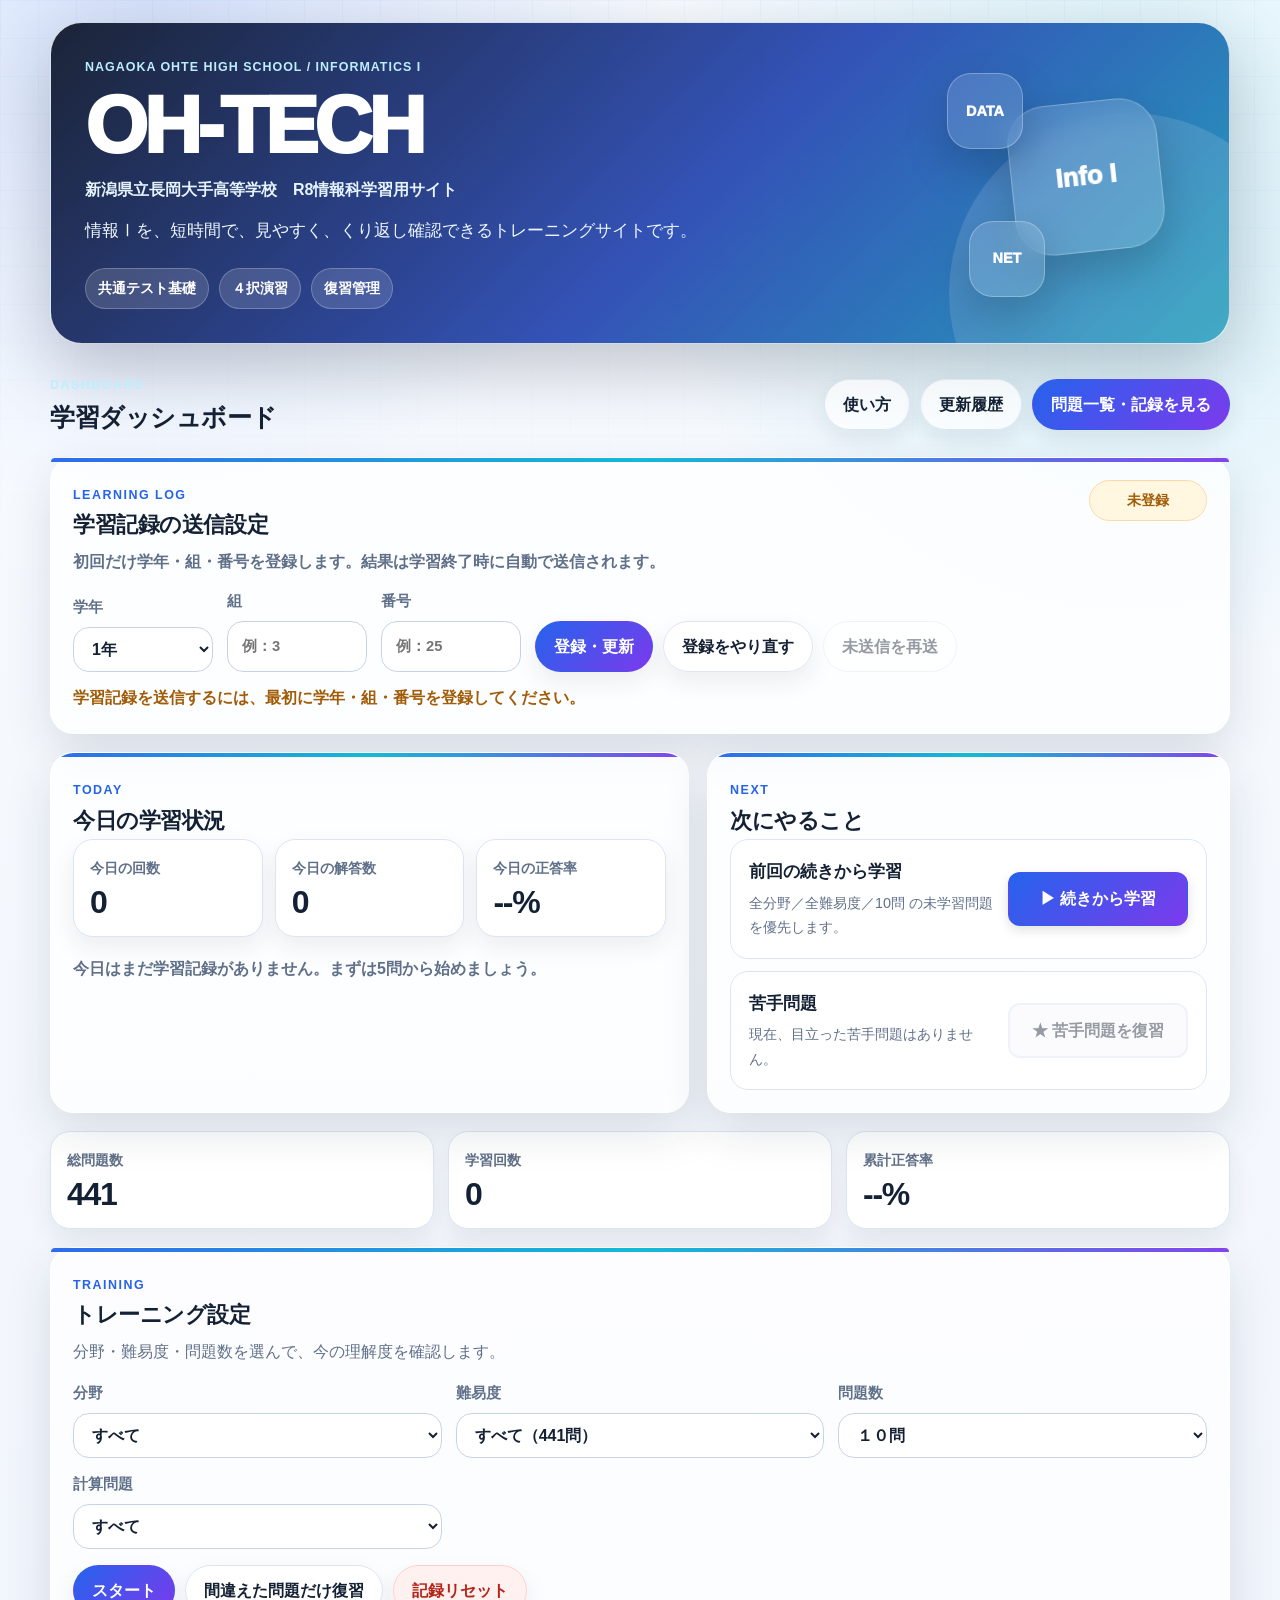
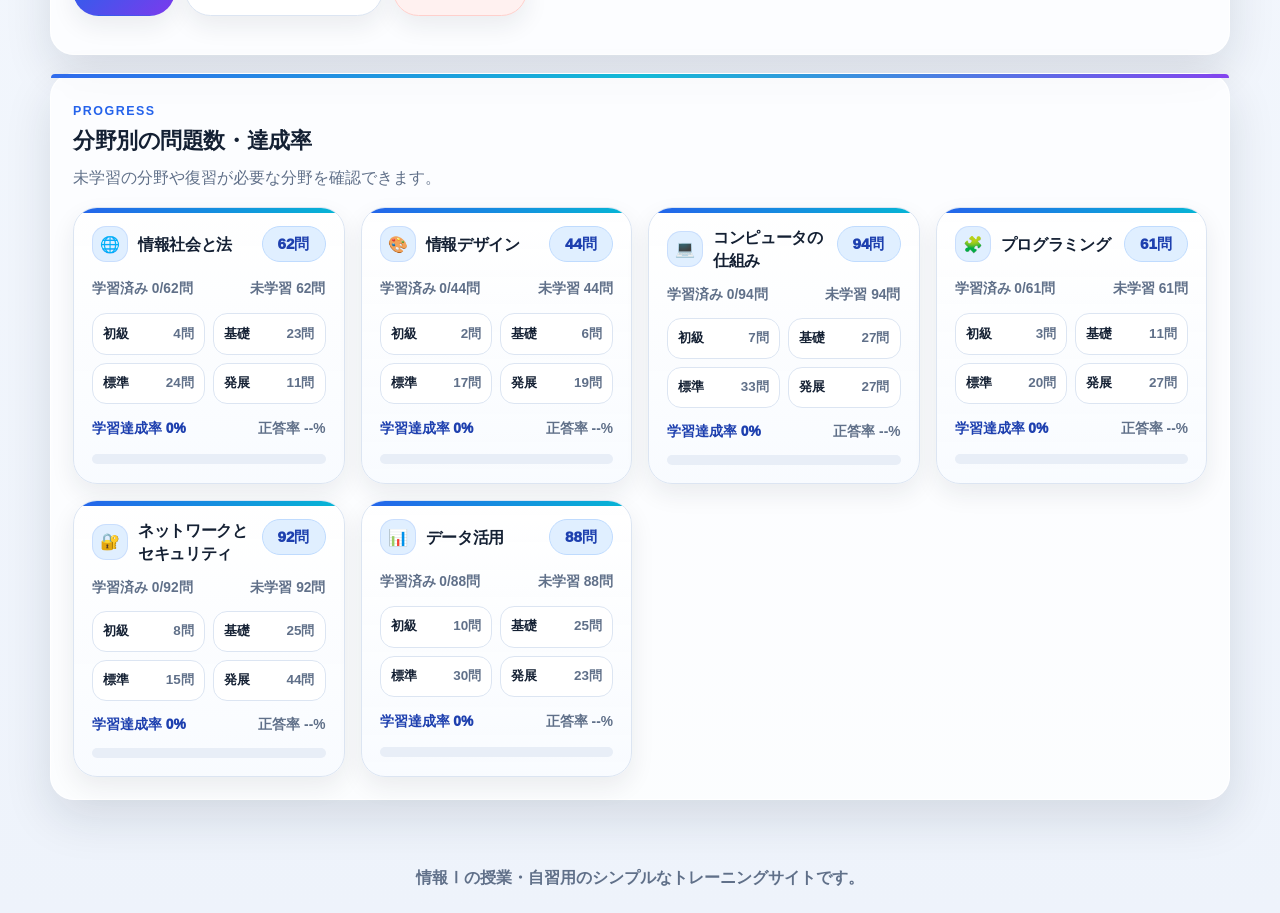
<file: index.html>
<!doctype html>
<html lang="ja">
<head>
  <meta charset="utf-8">
  <meta name="viewport" content="width=device-width, initial-scale=1, viewport-fit=cover">
  <meta name="theme-color" content="#1e40af">
  <meta name="apple-mobile-web-app-capable" content="yes">
  <title>OH-TECH｜長岡大手高校 R8 情報科学習サイト</title>
  <link rel="stylesheet" href="style.css">
</head>
<body>
  <header class="site-header">
    <div class="hero-content">
      <p class="eyebrow">Nagaoka Ohte High School / Informatics I</p>
      <h1>OH-TECH</h1>
      <p class="school-name">新潟県立長岡大手高等学校　R8情報科学習用サイト</p>
      <p class="lead">情報Ⅰを、短時間で、見やすく、くり返し確認できるトレーニングサイトです。</p>
      <div class="hero-badges" aria-label="サイトの特徴">
        <span>共通テスト基礎</span>
        <span>４択演習</span>
        <span>復習管理</span>
      </div>
    </div>
    <div class="hero-visual" aria-hidden="true">
      <div class="orbit-card main">Info I</div>
      <div class="orbit-card small top">DATA</div>
      <div class="orbit-card small bottom">NET</div>
    </div>
  </header>

  <main class="container">
    <section id="home" class="panel active">
      <div class="top-bar">
        <div class="top-title">
          <span class="page-kicker">Dashboard</span>
          <h2>学習ダッシュボード</h2>
        </div>
        <div class="top-actions">
          <button id="openGuideBtn" class="ghost">使い方</button><button id="openUpdatesBtn" class="ghost">更新履歴</button>
          <button id="openHistoryBtn" class="primary">問題一覧・記録を見る</button>
        </div>
      </div>
      <div class="student-sync-card card" aria-label="学習記録送信設定">
        <div class="student-sync-head">
          <div>
            <span class="dashboard-kicker">Learning Log</span>
            <h2>学習記録の送信設定</h2>
            <p>初回だけ学年・組・番号を登録します。結果は学習終了時に自動で送信されます。</p>
          </div>
          <div id="syncStatusBadge" class="sync-status-badge">未設定</div>
        </div>
        <div class="student-profile-grid">
          <label>学年
            <select id="studentGradeSelect">
              <option value="1">1年</option>
              <option value="2">2年</option>
              <option value="3">3年</option>
            </select>
          </label>
          <label>組
            <input id="studentClassInput" type="number" inputmode="numeric" min="1" max="9" placeholder="例：3">
          </label>
          <label>番号
            <input id="studentNumberInput" type="number" inputmode="numeric" min="1" max="99" placeholder="例：25">
          </label>
          <div class="student-profile-actions">
            <button id="saveStudentProfileBtn" type="button" class="primary">登録・更新</button>
            <button id="resetStudentProfileBtn" type="button" class="ghost">登録をやり直す</button>
            <button id="resendLogsBtn" type="button" class="ghost" disabled aria-disabled="true" title="未送信データはありません。">未送信を再送</button>
          </div>
        </div>
        <p id="studentProfileMessage" class="student-profile-message"></p>
      </div>

      <div class="home-dashboard">
        <section class="dashboard-card today-card" aria-label="今日の学習状況">
          <div class="dashboard-heading">
            <span class="dashboard-kicker">Today</span>
            <h2>今日の学習状況</h2>
          </div>
          <div id="todayStats" class="today-stats"></div>
        </section>
        <section class="dashboard-card action-card" aria-label="前回の続きと苦手問題">
          <div class="dashboard-heading">
            <span class="dashboard-kicker">Next</span>
            <h2>次にやること</h2>
          </div>
          <div id="nextLearningBox" class="next-learning-box"></div>
        </section>
      </div>
<div class="stats-grid">
        <div class="stat-card"><span>総問題数</span><strong id="totalQuestions">0</strong></div>
        <div class="stat-card"><span>学習回数</span><strong id="studyCount">0</strong></div>
        <div class="stat-card"><span>累計正答率</span><strong id="totalAccuracy">--%</strong></div>
      </div><div class="card">
        <div class="section-head"><span>Training</span><h2>トレーニング設定</h2><p>分野・難易度・問題数を選んで、今の理解度を確認します。</p></div>
        <div class="form-grid">
          <label>分野
            <select id="categorySelect">
              <option value="all">すべて</option>
            </select>
          </label>
          <label>難易度
            <select id="difficultySelect">
              <option value="all">すべて</option>
              <option value="intro">初級</option>
              <option value="basic">基礎</option>
              <option value="standard">標準</option>
              <option value="advanced">発展</option>
            </select>
          </label>
          <label>問題数
            <select id="countSelect">
              <option value="5">５問</option>
              <option value="10" selected>１０問</option>
              <option value="20">２０問</option><option value="all">すべて</option>
            </select>
          </label>
          <label>計算問題
            <select id="calculationSelect">
              <option value="all">すべて</option>
              <option value="only">計算問題のみ</option>
              <option value="exclude">計算問題を除外</option>
            </select>
          </label>
        </div>
        <div class="button-row">
          <button id="startBtn" class="primary">スタート</button>
          <button id="reviewWrongBtn">間違えた問題だけ復習</button>
          <button id="resetStatsBtn" class="danger">記録リセット</button>
        </div>
        <p id="homeMessage" class="message"></p>
      </div>

      <div class="card">
        <div class="section-head"><span>Progress</span><h2>分野別の問題数・達成率</h2><p>未学習の分野や復習が必要な分野を確認できます。</p></div>
        <div id="categoryStats" class="category-stats"></div>
      </div>

      
    </section>

    <section id="history" class="panel">
      <div class="card">
        <div class="history-page-head">
          <button id="historyBackBtn" class="ghost">トップへ戻る</button>
          <div class="section-head history-main-head">
            <span>Question List</span>
            <h2>問題を選んで学習・記録確認</h2>
            <p>問題一覧・達成状況・復習開始をこの画面にまとめました。上のカードで状況を確認し、下の一覧から解きたい問題を選べます。</p>
          </div>
        </div>

        <div id="historySummary" class="history-summary history-summary-compact"></div>

        <div class="history-filter-block">
          <div class="history-filter-title">
            <strong>表示条件</strong>
            <span>よく使う条件はボタンで切り替えできます。</span>
          </div>
          <div class="history-quick-tabs" aria-label="よく使う表示条件">
          <button type="button" class="history-quick-tab active" data-history-quick="all">すべて</button>
          <button type="button" class="history-quick-tab" data-history-quick="untried">未学習</button>
          <button type="button" class="history-quick-tab" data-history-quick="wrong">直近誤答</button>
          <button type="button" class="history-quick-tab" data-history-quick="low">弱点</button>
          <button type="button" class="history-quick-tab" data-history-quick="guess">勘で解いた</button>
          <button type="button" class="history-quick-tab" data-history-quick="medals">メダル</button>
          </div>

          <div class="history-controls">
          <label>分野
            <select id="historyCategoryFilter">
              <option value="all">すべて</option>
            </select>
          </label>
          <label>難易度
            <select id="historyDifficultyFilter">
              <option value="all">すべて</option>
              <option value="intro">初級</option>
              <option value="basic">基礎</option>
              <option value="standard">標準</option>
              <option value="advanced">発展</option>
            </select>
          </label>
          <label>計算問題
            <select id="historyCalculationFilter">
              <option value="all">すべて</option>
              <option value="only">計算問題のみ</option>
              <option value="exclude">計算問題を除外</option>
            </select>
          </label>
          <label>状態
            <select id="historyStatusFilter">
              <option value="all">すべて</option>
              <option value="wrong">直近で間違えた問題</option>
              <option value="untried">未学習問題</option>
              <option value="low">正答率が低い問題（70％未満）</option>
              <option value="medals">メダル獲得済み</option>
              <option value="gold">金メダル（直近10回90％以上）</option>
              <option value="silver">銀メダル（直近10回70％以上）</option>
              <option value="bronze">銅メダル（直近10回50％以上）</option>
              <option value="guess">「勘」が多い問題</option>
              <option value="selfIncorrect">自己チェック「不正解」が多い問題</option>
            </select>
          </label>
          <label>並び替え
            <select id="historySortSelect">
              <option value="category">分野順</option>
              <option value="lowAccuracy">正答率が低い順</option>
              <option value="highAccuracy">正答率が高い順</option>
              <option value="recent">最近解いた順</option>
              <option value="attempts">解答回数が多い順</option>
            </select>
          </label>
          <label>キーワード
            <input id="historySearchInput" type="search" placeholder="問題文・IDで検索">
          </label>
          </div>
        </div>

        <div class="history-study-toolbar">
          <div>
            <div id="historySelectionInfo" class="picker-info">0問選択中</div>
            <p class="toolbar-note">チェックした問題だけを出題します。未選択でも各カードの「この問題を解く」から1問だけ練習できます。</p>
          </div>
          <div class="button-row compact">
            <button id="historySelectVisibleBtn" type="button">表示中をすべて選択</button>
            <button id="historyClearSelectedBtn" type="button" class="ghost">選択を解除</button>
            <button id="historyStartSelectedBtn" type="button" class="primary">選んだ問題を開始</button>
          </div>
        </div>

        <div id="historyResultInfo" class="history-result-info"></div>
        <div id="questionHistory" class="question-history"></div>
      </div>
    </section>

    <section id="updatesPanel" class="panel">
      <div class="card updates-card">
        <div class="history-page-head">
          <button id="updatesBackBtn" class="ghost">トップへ戻る</button>
          <div class="section-head history-main-head">
            <span>Updates</span>
            <h2>更新履歴</h2>
            <p>最新10件の主な変更点を表示します。新しい変更にはNEWを表示します。</p>
          </div>
        </div>
        <div class="updates-toolbar">
          <div id="updatesLatestBadge" class="updates-latest-badge">読み込み中</div>
          <button id="reloadUpdatesBtn" type="button" class="ghost">再読み込み</button>
        </div>
        <div id="updateHistoryList" class="update-history-list" aria-live="polite"></div>
        <p id="updateHistoryMessage" class="update-history-message"></p>
      </div>
    </section>


    <section id="quiz" class="panel">
      <div class="quiz-top">
        <div class="quiz-nav-actions" aria-label="問題画面の移動">
          <button id="backHomeBtn" class="ghost" type="button">トップへ戻る</button>
          <button id="backHistoryBtn" class="ghost" type="button">問題一覧に戻る</button>
        </div>
        <div class="progress"><span id="progressText">問題 1 / 10</span><div><i id="progressBar"></i></div></div>
      </div>

      <article class="card question-card">
        <div class="tag-row">
          <span id="questionCategory" class="tag"></span>
          <span id="questionDifficulty" class="tag muted"></span>
        </div>
        <h2 id="questionText"></h2>
        <div id="questionFigure" class="question-figure" aria-label="問題の図"></div>
        <div id="choices" class="choices"></div>
      </article>

      <article id="feedback" class="card feedback hidden">
        <h2 id="feedbackTitle"></h2>
        <p id="correctAnswer"></p>
        <p id="explanation"></p>
        <div class="self-check" aria-label="解答後の自己チェック">
          <p class="self-check-title">解答の自己チェック（選ばなくても次へ進めます）</p>
          <div id="confidenceChoices" class="confidence-choices">
            <button type="button" class="confidence-choice" data-confidence="confident">✓ 自信あり</button>
            <button type="button" class="confidence-choice" data-confidence="guess">✓ 勘</button>
            <button type="button" class="confidence-choice" data-confidence="incorrect">✓ 不正解</button>
          </div>
        </div>
        <button id="nextBtn" class="primary" type="button">次の問題へ</button>
      </article>
    </section>

    <section id="result" class="panel">
      <article class="card result-card">
        <h2>結果</h2>
        <p class="score"><strong id="scoreText"></strong></p>
        <p id="resultMessage"></p>
        <div id="resultBreakdown" class="category-stats"></div>
        <div class="button-row">
          <button id="retryBtn" class="primary">もう一度挑戦</button>
          <button id="reviewSessionWrongBtn">今回の間違いを復習</button>
          <button id="toHomeBtn">トップへ戻る</button>
        </div>
      </article>
    </section>
  </main>


  <div id="guideModal" class="modal hidden" role="dialog" aria-modal="true" aria-labelledby="guideTitle">
    <div class="modal-backdrop" id="closeGuideBackdrop"></div>
    <section class="modal-card guide-modal-card">
      <div class="modal-head">
        <div>
          <p class="guide-kicker">OH-TECH Guide</p>
          <h2 id="guideTitle">使い方</h2>
        </div>
        <button id="closeGuideBtn" class="ghost" type="button">閉じる</button>
      </div>

      <div class="guide-overview">
        <p>このサイトは、情報Ⅰの４択問題を解きながら、６分野ごとの進み具合・正答率・苦手問題を確認できる学習サイトです。初回に学年・組・番号を登録すると、学習結果は終了時に自動送信されます。</p>
      </div>

      <div class="guide-section-grid">
        <section class="guide-section highlight-guide-section">
          <h3>１．最初に行うこと</h3>
          <ol class="guide-list">
            <li>トップ画面の「学習記録の送信設定」で、学年・組・番号を入力します。</li>
            <li>「登録・更新」を押すと、この端末に設定が保存されます。</li>
            <li>設定後は、問題を解き終えたときに学習結果が自動で送信されます。</li>
          </ol>
          <p class="guide-small-note">未設定のままでも練習はできますが、授業で記録を確認する場合は、先に登録してください。</p>
        </section>

        <section class="guide-section">
          <h3>２．６つの分野</h3>
          <ul class="guide-list">
            <li><strong>情報社会と法</strong>：情報モラル、個人情報、著作権、産業財産権など</li>
            <li><strong>情報デザイン</strong>：見やすさ、伝わりやすさ、ユニバーサルデザインなど</li>
            <li><strong>コンピュータの仕組み</strong>：２進数、デジタル表現、CPU、記憶装置、OSなど</li>
            <li><strong>プログラミング</strong>：アルゴリズム、フローチャート、擬似言語、処理の流れなど</li>
            <li><strong>ネットワークとセキュリティ</strong>：通信の仕組み、暗号化、認証、マルウェア対策など</li>
            <li><strong>データ活用</strong>：表・グラフ、統計、相関、回帰、データ分析など</li>
          </ul>
        </section>

        <section class="guide-section">
          <h3>３．通常の学習を始める</h3>
          <ol class="guide-list">
            <li>トップ画面の「トレーニング設定」で、分野・難易度・問題数を選びます。</li>
            <li>計算問題を重点的に練習したい場合は「計算問題のみ」を選びます。</li>
            <li>計算問題を避けたい場合は「計算問題を除外」を選びます。</li>
            <li>「スタート」を押すと、条件に合う問題がランダムに出題されます。</li>
          </ol>
        </section>

        <section class="guide-section">
          <h3>４．トップ画面の見方</h3>
          <ul class="guide-list">
            <li><strong>今日の学習状況</strong>：今日解いた問題数や正答率を確認できます。</li>
            <li><strong>次にやること</strong>：続きから、苦手問題、未学習問題などをすぐに始められます。</li>
            <li><strong>分野別進捗度</strong>：６分野ごとの学習済み数、未学習数、達成率、正答率を確認できます。</li>
          </ul>
          <p class="guide-small-note">未学習が多い分野や正答率が低い分野から取り組むと、弱点を減らしやすくなります。</p>
        </section>

        <section class="guide-section">
          <h3>５．問題一覧・記録確認</h3>
          <ol class="guide-list">
            <li>トップ右上の「問題一覧・記録を見る」を開きます。</li>
            <li>分野・難易度・学習状態・計算問題・キーワードで絞り込みます。</li>
            <li>問題は<strong>10件ずつ</strong>表示されます。10件を超える場合は「前の10件」「次の10件」でページを切り替えます。</li>
            <li>「表示中をすべて選択」は、現在表示されている10件だけを選択します。</li>
            <li>解きたい問題を選んで「選んだ問題を開始」を押すと、選択した問題だけを練習できます。</li>
          </ol>
        </section>

        <section class="guide-section highlight-guide-section">
          <h3>６．苦手問題の考え方</h3>
          <ul class="guide-list">
            <li><strong>直近誤答</strong>：最後に解いたときに間違えた問題です。</li>
            <li><strong>弱点問題</strong>：これまでの正答率が70％未満の問題です。</li>
            <li><strong>勘で解いた問題</strong>：自己チェックで「勘」を選んだ問題です。</li>
            <li><strong>自信なし問題</strong>：自己チェックで「不正解」を選んだ問題です。</li>
          </ul>
          <p class="guide-small-note">復習では、直近誤答 → 弱点問題 → 勘で解いた問題の順に確認すると効果的です。</p>
        </section>

        <section class="guide-section">
          <h3>７．解答後の自己チェック</h3>
          <ul class="guide-list">
            <li><strong>自信あり</strong>：理由まで理解して解けたときに選びます。</li>
            <li><strong>勘</strong>：正解したが、考え方に自信がないときに選びます。</li>
            <li><strong>不正解</strong>：間違えた、または解説を読んでも不安が残るときに選びます。</li>
          </ul>
          <p class="guide-small-note">自己チェックを正直に選ぶほど、復習するべき問題が見つけやすくなります。</p>
        </section>

        <section class="guide-section">
          <h3>８．メダルの条件</h3>
          <ul class="guide-list">
            <li><strong>🥇 金メダル</strong>：その問題の直近10回の正答率が90％以上</li>
            <li><strong>🥈 銀メダル</strong>：その問題の直近10回の正答率が70％以上</li>
            <li><strong>🥉 銅メダル</strong>：その問題の直近10回の正答率が50％以上</li>
            <li>10回未満の問題は、メダル判定の準備中として扱います。</li>
          </ul>
        </section>

        <section class="guide-section">
          <h3>９．おすすめの学習順</h3>
          <ol class="guide-list">
            <li>まずは６分野の未学習問題を少しずつ減らします。</li>
            <li>正答率が低い分野は、初級・基礎から解き直します。</li>
            <li>直近誤答や「勘」で解いた問題を復習します。</li>
            <li>計算が苦手な場合は「計算問題のみ」で短時間練習します。</li>
            <li>テスト前は、メダルがない問題や銅メダル以下の問題を重点的に確認します。</li>
          </ol>
        </section>
      </div>

      <p class="guide-note">この端末のブラウザにも学習記録が保存されます。問題ごとの履歴は分析用に直近30回分、苦手問題リストは最大100問分を保持します。別の端末やブラウザではローカル記録は共有されません。学習記録の送信設定をしている場合は、学習終了時に結果が自動送信されます。</p>
    </section>
  </div>

  <footer class="site-footer">情報Ⅰの授業・自習用のシンプルなトレーニングサイトです。</footer>
  <script src="questions.js"></script>
  <script src="app.js"></script>
</body>
</html>
</file>
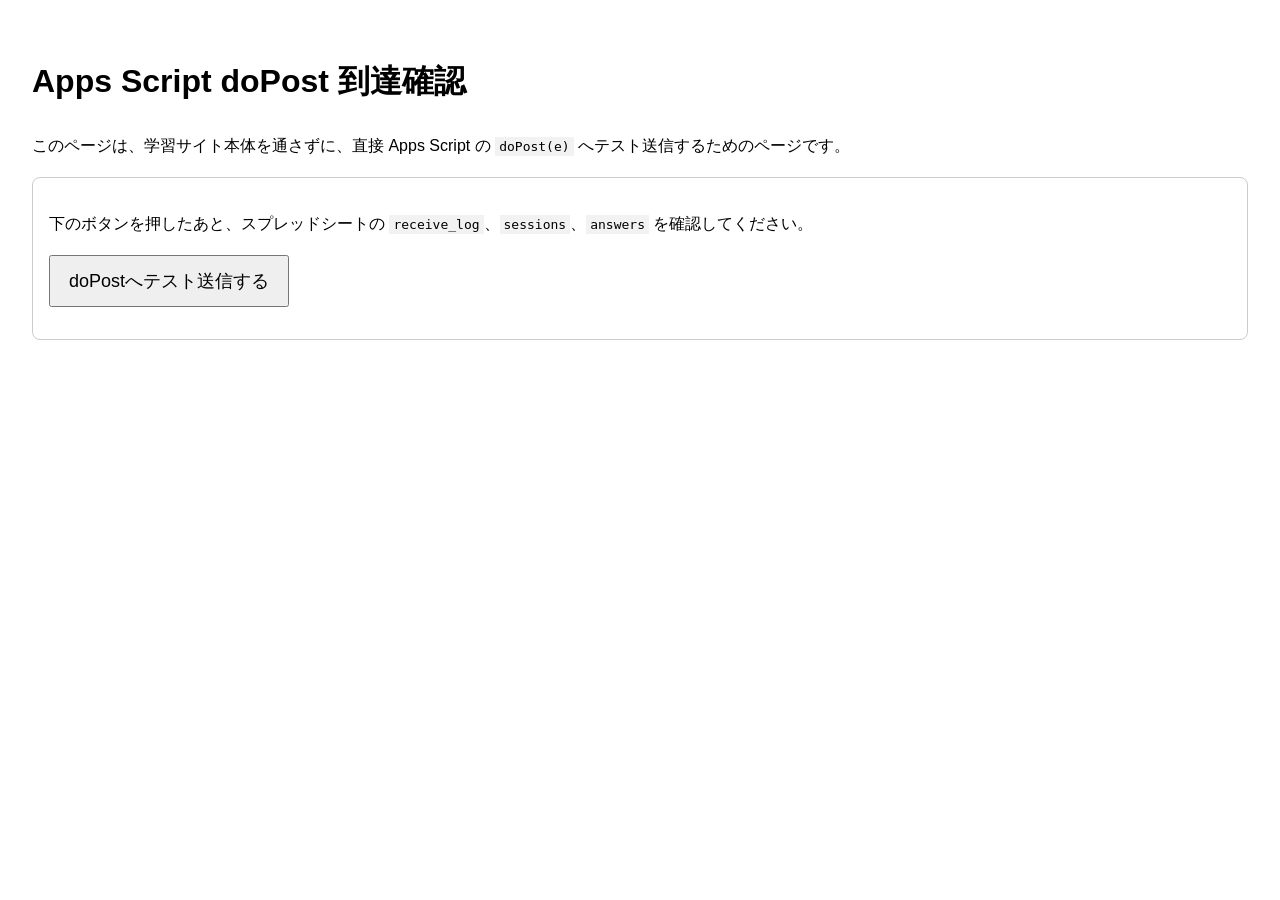
<file: post-test.html>
<!doctype html>
<html lang="ja">
<head>
  <meta charset="utf-8">
  <title>Apps Script doPost 到達確認</title>
  <style>body{font-family:sans-serif;line-height:1.8;padding:24px}button{font-size:18px;padding:12px 18px}.box{border:1px solid #ccc;padding:16px;border-radius:8px;margin:12px 0}code{background:#f2f2f2;padding:2px 4px}</style>
</head>
<body>
  <h1>Apps Script doPost 到達確認</h1>
  <p>このページは、学習サイト本体を通さずに、直接 Apps Script の <code>doPost(e)</code> へテスト送信するためのページです。</p>
  <div class="box">
    <p>下のボタンを押したあと、スプレッドシートの <code>receive_log</code>、<code>sessions</code>、<code>answers</code> を確認してください。</p>
    <button id="sendBtn">doPostへテスト送信する</button>
    <p id="msg"></p>
  </div>
  <script>
    const ENDPOINT = "https://script.google.com/macros/s/AKfycbwt9wfbEaB0WEi-Bb7XsHxyo9N283sWhOljODYmOxJKmm23ff7vu4hzxTeNNwVjkoom3w/exec";
    const payload = {
      sessionId: "browser-post-test-" + Date.now(),
      studentId: "1101",
      grade: "1",
      classNumber: "1",
      studentNumber: "1",
      mode: "post-test",
      category: "到達確認",
      difficulty: "test",
      totalQuestions: 1,
      correctCount: 1,
      studySeconds: 1,
      startedAt: new Date().toISOString(),
      finishedAt: new Date().toISOString(),
      appName: "OH-TECH-POST-TEST",
      eventType: "post-test",
      answers: [{
        questionId: "post_test_001",
        category: "到達確認",
        difficulty: "test",
        selectedIndex: 0,
        selectedAnswer: "A",
        correctAnswer: "A",
        isCorrect: true
      }]
    };
    document.getElementById('sendBtn').addEventListener('click', () => {
      const form = document.createElement('form');
      form.method = 'POST';
      form.action = ENDPOINT;
      form.target = '_blank';
      form.enctype = 'application/x-www-form-urlencoded';
      const input = document.createElement('input');
      input.type = 'hidden';
      input.name = 'payload';
      input.value = JSON.stringify(payload);
      form.appendChild(input);
      document.body.appendChild(form);
      form.submit();
      form.remove();
      document.getElementById('msg').textContent = '別タブが開きます。表示内容よりも、スプレッドシートの receive_log に記録が入ったかを確認してください。';
    });
  </script>
</body>
</html>
</file>
<file: style.css>
.hidden{display:none!important}
:root{
  --bg:#eef3fb;
  --bg2:#f8fbff;
  --card:#ffffff;
  --glass:rgba(255,255,255,.78);
  --text:#142033;
  --sub:#607089;
  --muted:#8794a8;
  --line:#dce5f2;
  --line-strong:#c7d3e5;
  --main:#2563eb;
  --main2:#06b6d4;
  --main-dark:#1e40af;
  --main-soft:#e0efff;
  --accent:#7c3aed;
  --ok:#157347;
  --ok-bg:#ecfdf3;
  --ng:#b42318;
  --ng-bg:#fff1f0;
  --warn:#a15c07;
  --warn-bg:#fff7df;
  --shadow:0 18px 48px rgba(20,32,51,.12);
  --shadow-soft:0 10px 24px rgba(20,32,51,.08);
  --radius:24px;
  --radius-sm:16px;
}
*{box-sizing:border-box}
html{scroll-behavior:smooth}
body{
  margin:0;
  min-height:100vh;
  color:var(--text);
  font-family:-apple-system,BlinkMacSystemFont,"Segoe UI","Hiragino Sans","Yu Gothic",Meiryo,sans-serif;
  background:
    radial-gradient(circle at 12% 0%, rgba(37,99,235,.16), transparent 32rem),
    radial-gradient(circle at 88% 8%, rgba(6,182,212,.14), transparent 30rem),
    linear-gradient(180deg,var(--bg2),var(--bg));
  line-height:1.7;
}
body::before{
  content:"";
  position:fixed;
  inset:0;
  pointer-events:none;
  background-image:linear-gradient(rgba(37,99,235,.045) 1px, transparent 1px),linear-gradient(90deg, rgba(37,99,235,.045) 1px, transparent 1px);
  background-size:38px 38px;
  mask-image:linear-gradient(180deg,rgba(0,0,0,.72),transparent 70%);
}
button,select{font:inherit}
button{
  border:0;
  border-radius:999px;
  padding:11px 18px;
  background:#fff;
  color:var(--text);
  font-weight:800;
  cursor:pointer;
  border:1px solid var(--line);
  box-shadow:var(--shadow-soft);
  transition:transform .18s ease, box-shadow .18s ease, background .18s ease, border-color .18s ease;
}
button:hover:not(:disabled){transform:translateY(-1px);box-shadow:0 14px 28px rgba(20,32,51,.13);border-color:#b8c7dd}
button:focus-visible,select:focus-visible{outline:3px solid rgba(37,99,235,.28);outline-offset:3px}
button:disabled{opacity:.45;cursor:not-allowed;box-shadow:none}
button.primary,.primary{
  color:#fff;
  background:linear-gradient(135deg,var(--main),var(--accent));
  border-color:transparent;
}
button.ghost,.ghost{background:rgba(255,255,255,.72);backdrop-filter:blur(10px)}
button.danger{background:var(--ng-bg);color:var(--ng);border-color:#ffd0cc}
.site-header{
  position:relative;
  overflow:hidden;
  width:min(1180px,calc(100% - 32px));
  margin:22px auto 0;
  padding:34px;
  border:1px solid rgba(255,255,255,.8);
  border-radius:32px;
  background:
    linear-gradient(135deg,rgba(15,23,42,.94),rgba(30,64,175,.9) 55%,rgba(8,145,178,.86)),
    radial-gradient(circle at 80% 20%,rgba(255,255,255,.22),transparent 18rem);
  color:#fff;
  display:grid;
  grid-template-columns:minmax(0,1fr) 280px;
  gap:26px;
  box-shadow:0 24px 70px rgba(15,23,42,.24);
}
.site-header::after{
  content:"";
  position:absolute;
  inset:auto -80px -130px auto;
  width:360px;height:360px;
  border-radius:50%;
  background:rgba(255,255,255,.12);
}
.hero-content{position:relative;z-index:1}
.eyebrow,.page-kicker,.dashboard-kicker,.section-head span{
  margin:0 0 8px;
  letter-spacing:.12em;
  text-transform:uppercase;
  font-size:.78rem;
  font-weight:900;
  color:#bdeeff;
}
.site-header h1{margin:0;font-size:clamp(2.7rem,7vw,5rem);line-height:1;font-weight:950;letter-spacing:-.05em}
.school-name{margin:10px 0 0;font-weight:800;color:#e6f4ff}
.lead{max-width:720px;margin:14px 0 0;font-size:1.06rem;color:#eef7ff}
.hero-badges{display:flex;flex-wrap:wrap;gap:10px;margin-top:22px}
.hero-badges span{
  display:inline-flex;align-items:center;gap:6px;
  padding:7px 12px;border-radius:999px;
  background:rgba(255,255,255,.14);border:1px solid rgba(255,255,255,.24);
  font-weight:800;font-size:.9rem;
}
.hero-visual{position:relative;z-index:1;min-height:210px}
.orbit-card{
  position:absolute;
  display:grid;place-items:center;
  border:1px solid rgba(255,255,255,.28);
  background:rgba(255,255,255,.14);
  backdrop-filter:blur(14px);
  box-shadow:0 18px 44px rgba(0,0,0,.18);
  font-weight:950;
}
.orbit-card.main{right:34px;top:45px;width:150px;height:150px;border-radius:38px;font-size:1.6rem;transform:rotate(-6deg)}
.orbit-card.small{width:76px;height:76px;border-radius:24px;font-size:.9rem}
.orbit-card.top{right:172px;top:16px}.orbit-card.bottom{right:150px;bottom:12px}
.container{position:relative;z-index:1;width:min(1180px,calc(100% - 32px));margin:26px auto 42px}
.panel{display:none}.panel.active{display:block;animation:fadeUp .28s ease both}@keyframes fadeUp{from{opacity:0;transform:translateY(8px)}to{opacity:1;transform:none}}
.top-bar{display:flex;align-items:center;justify-content:space-between;gap:16px;margin-bottom:18px}
.top-title h2{margin:0;font-size:1.55rem;letter-spacing:-.02em}.top-actions,.button-row{display:flex;flex-wrap:wrap;gap:10px;align-items:center}
.home-dashboard{display:grid;grid-template-columns:1.1fr .9fr;gap:18px;margin-bottom:18px}
.card,.dashboard-card,.result-card,.question-card,.feedback{
  border:1px solid rgba(255,255,255,.78);
  border-radius:var(--radius);
  background:var(--glass);
  backdrop-filter:blur(18px);
  box-shadow:var(--shadow);
  padding:22px;
}
.dashboard-card{position:relative;overflow:hidden}
.dashboard-card::before,.card::before{content:"";display:block;position:absolute;inset:0 0 auto 0;height:4px;background:linear-gradient(90deg,var(--main),var(--main2),var(--accent));opacity:.95;border-radius:var(--radius) var(--radius) 0 0}.card{position:relative;margin-bottom:18px}
.dashboard-heading h2,.card h2,.section-head h2{margin:0;font-size:1.35rem;letter-spacing:-.02em}.dashboard-kicker,.section-head span{color:var(--main)}
.section-head{margin-bottom:16px}.section-head p{margin:4px 0 0;color:var(--sub)}
.stats-grid{display:grid;grid-template-columns:repeat(3,1fr);gap:14px;margin-bottom:18px}
.stat-card,.mini-stat,.today-pill,.status-summary-card{
  background:#fff;border:1px solid var(--line);border-radius:20px;padding:16px;box-shadow:var(--shadow-soft)
}
.stat-card span,.today-pill span{display:block;color:var(--sub);font-size:.9rem;font-weight:800}.stat-card strong,.today-pill strong{display:block;font-size:2rem;line-height:1.1;margin-top:4px;letter-spacing:-.04em}
.today-stats{display:grid;grid-template-columns:repeat(3,1fr);gap:12px}.today-message{grid-column:1/-1;margin:6px 0 0;color:var(--sub);font-weight:700}
.next-learning-box{display:grid;gap:12px}.next-action{display:flex;justify-content:space-between;gap:12px;align-items:center;background:#fff;border:1px solid var(--line);border-radius:20px;padding:14px}.next-action strong,.next-action span{display:block}.next-action span{color:var(--sub);font-size:.9rem}.weak-list{display:flex;flex-wrap:wrap;gap:7px;margin-top:6px}.weak-chip{display:inline-flex;padding:4px 8px;background:var(--warn-bg);color:var(--warn);border:1px solid #fed7aa;border-radius:999px;font-size:.82rem;font-weight:800}
.form-grid,.history-controls,.status-filter-controls{display:grid;grid-template-columns:repeat(3,1fr);gap:14px;margin:16px 0}
label{display:grid;gap:7px;color:var(--sub);font-weight:900;font-size:.92rem}select{width:100%;border:1px solid var(--line-strong);border-radius:16px;background:#fff;color:var(--text);padding:12px 14px;font-weight:800;box-shadow:inset 0 1px 0 rgba(255,255,255,.8)}
.message,.note{color:var(--sub);font-weight:700}.note{margin-top:4px}.category-stats{display:grid;grid-template-columns:repeat(2,minmax(0,1fr));gap:14px}.category-detail{display:grid;gap:8px}.mini-stat strong{font-size:1rem}.mini-stat span{display:block;color:var(--sub);font-weight:800}.difficulty-breakdown{display:flex;flex-wrap:wrap;gap:6px}.difficulty-breakdown span,.tag,.status-meta span{display:inline-flex;align-items:center;border-radius:999px;border:1px solid var(--line);background:#f8fbff;color:var(--sub);padding:3px 9px;font-size:.8rem;font-weight:900}.progress-track{height:10px;border-radius:999px;background:#e8eef7;overflow:hidden}.progress-fill,.progress i{display:block;height:100%;background:linear-gradient(90deg,var(--main),var(--main2));border-radius:999px}.progress-line{display:flex;justify-content:space-between;gap:8px;font-size:.88rem}
.quiz-top{display:flex;justify-content:space-between;align-items:center;gap:14px;margin-bottom:18px}.quiz-nav-actions{display:flex;flex-wrap:wrap;gap:10px;align-items:center}.progress{min-width:280px;display:grid;gap:8px;font-weight:900;color:var(--sub)}.progress div{height:12px;background:#dfe7f3;border-radius:999px;overflow:hidden}
.tag-row{display:flex;flex-wrap:wrap;gap:8px;margin-bottom:14px}.tag{background:var(--main-soft);color:var(--main-dark);border-color:#bfdbfe}.tag.muted{background:#f4f6fb;color:var(--sub)}#questionText{font-size:1.35rem;line-height:1.75}.choices{display:grid;gap:12px}.choice{width:100%;border-radius:18px;text-align:left;padding:15px 16px;background:#fff;box-shadow:none}.choice.correct{background:var(--ok-bg);color:var(--ok);border-color:#86efac}.choice.wrong{background:var(--ng-bg);color:var(--ng);border-color:#fca5a5}.feedback.hidden,.modal.hidden{display:none}.feedback.ok{border-color:#b7ebc6}.feedback.ng{border-color:#ffc8c2}#explanation{white-space:pre-line;background:#f8fbff;border:1px solid var(--line);padding:14px;border-radius:16px}.self-check{margin:16px 0;padding:14px;border-radius:18px;background:#f8fbff;border:1px solid var(--line)}.self-check-title{margin:0 0 10px;font-weight:900}.confidence-choices{display:flex;flex-wrap:wrap;gap:8px}.confidence-choice.selected{background:var(--main-soft);border-color:#93c5fd;color:var(--main-dark)}.score{font-size:1.5rem}.result-card{text-align:center}
.history-summary,.status-summary{display:grid;grid-template-columns:repeat(4,1fr);gap:12px;margin:16px 0}.history-group,.status-group{border:1px solid var(--line);border-radius:20px;background:#fff;margin:12px 0;overflow:hidden}.history-group summary,.status-group summary{cursor:pointer;padding:14px 16px;font-weight:950;background:#f8fbff}.table-scroll{overflow:auto}.history-table{width:100%;border-collapse:collapse;min-width:860px}.history-table th,.history-table td{padding:12px;border-top:1px solid var(--line);text-align:left;vertical-align:top}.history-table th{background:#f8fbff;color:var(--sub);font-size:.85rem}.question-title{font-weight:800}.question-id{display:inline-flex;margin-right:7px;color:var(--muted);font-size:.8rem;font-weight:900}
.status-tabs{display:flex;flex-wrap:wrap;gap:8px;margin:16px 0}.status-tab{box-shadow:none}.status-tab.active{background:linear-gradient(135deg,var(--main),var(--main2));color:#fff;border-color:transparent}.status-summary{grid-template-columns:repeat(8,1fr)}.status-summary-card{appearance:none;text-align:left;box-shadow:var(--shadow-soft);border-radius:18px}.status-summary-card strong{display:block;font-size:.82rem;color:var(--sub)}.status-summary-card span{display:block;font-size:1.3rem;font-weight:950;color:var(--text);margin-top:4px}.status-result-info{margin:10px 0;color:var(--sub);font-weight:900}.status-card-grid{display:grid;grid-template-columns:repeat(2,minmax(0,1fr));gap:12px;padding:14px}.status-question-card{border:1px solid var(--line);border-radius:18px;background:#fff;padding:15px;box-shadow:0 6px 14px rgba(20,32,51,.05)}.status-question-card.gold{border-color:#facc15;background:linear-gradient(180deg,#fffbeb,#fff)}.status-question-card.silver{border-color:#cbd5e1;background:linear-gradient(180deg,#f8fafc,#fff)}.status-question-card.bronze{border-color:#fdba74;background:linear-gradient(180deg,#fff7ed,#fff)}.status-question-card.under50{border-color:#fecaca;background:linear-gradient(180deg,#fff7f7,#fff)}.status-question-card.waiting{border-color:#dbe4f0;background:linear-gradient(180deg,#f8fafc,#fff)}.status-question-card.untried{border-color:#c7d2fe;background:linear-gradient(180deg,#f5f7ff,#fff)}.status-question-head{display:flex;align-items:center;justify-content:space-between;gap:10px;margin-bottom:8px}.status-medal-wrap{display:flex;align-items:center;gap:8px;min-width:0}.medal-icon{font-size:1.45rem;line-height:1}.status-rate{font-weight:950;font-size:1.08rem}.status-badge{display:inline-flex;border-radius:999px;padding:3px 9px;font-size:.82rem;font-weight:900}.status-badge.untried{background:#eef2ff;color:#3730a3;border:1px solid #c7d2fe}.status-badge.correct,.status-badge.done{background:var(--ok-bg);color:var(--ok);border:1px solid #bbf7d0}.status-badge.wrong{background:var(--ng-bg);color:var(--ng);border:1px solid #fecaca}.status-question-text{margin:0 0 10px;font-weight:850;line-height:1.65}.status-meta{display:flex;flex-wrap:wrap;gap:7px}.status-more-area{display:flex;gap:10px;justify-content:center;margin-top:14px}
.modal{position:fixed;inset:0;z-index:20;display:grid;place-items:center;padding:20px}.modal-backdrop{position:absolute;inset:0;background:rgba(15,23,42,.48);backdrop-filter:blur(5px)}.modal-card{position:relative;width:min(640px,100%);background:#fff;border-radius:26px;padding:24px;box-shadow:0 30px 80px rgba(0,0,0,.3)}.modal-head{display:flex;justify-content:space-between;gap:12px;align-items:center}.guide-list{padding-left:1.3rem}.guide-list li{margin:10px 0}.site-footer{text-align:center;color:var(--sub);font-weight:800;padding:22px}
@media(max-width:940px){.tutorial-head{flex-direction:column}.tutorial-cards,.guide-mini-grid,.guide-section-grid{grid-template-columns:1fr}.guide-modal-card{width:min(760px,100%)}.site-header{grid-template-columns:1fr;padding:28px}.hero-visual{display:none}.home-dashboard,.category-stats,.status-card-grid{grid-template-columns:1fr}.status-summary{grid-template-columns:repeat(3,1fr)}.history-summary{grid-template-columns:repeat(2,1fr)}.form-grid,.history-controls,.status-filter-controls{grid-template-columns:1fr}.top-bar,.quiz-top{align-items:flex-start;flex-direction:column}.progress{width:100%;min-width:0}.top-actions{width:100%}.top-actions button,.quiz-nav-actions button{flex:1 1 auto}}
@media(max-width:620px){.container,.site-header{width:min(100% - 20px,1180px)}.site-header{border-radius:24px;margin-top:10px;padding:22px}.site-header h1{font-size:3rem}.card,.dashboard-card{padding:17px;border-radius:20px}.stats-grid,.today-stats,.status-summary{grid-template-columns:1fr}.next-action{align-items:flex-start;flex-direction:column}.button-row button,.top-actions button,.quiz-nav-actions button{width:100%}.status-tabs{display:grid;grid-template-columns:1fr 1fr}.history-summary{grid-template-columns:1fr}.choice{padding:14px}.modal-card{padding:18px}}
@media(prefers-reduced-motion:reduce){*{scroll-behavior:auto!important;transition:none!important;animation:none!important}}


/* UI improvement */
.eyebrow{letter-spacing:.08em}
.next-action{padding:18px;border-radius:18px}
.next-cta{min-width:180px;font-weight:700;font-size:1rem;padding:12px 18px;border-radius:12px}
.continue-btn{box-shadow:0 4px 12px rgba(0,0,0,.12)}
.weak-btn{background:#f5f7fb;border:2px solid var(--line)}
.next-action strong{font-size:1.05rem;margin-bottom:4px}



/* 分野別件数が増えても見やすいカード表示 */
.category-stats{
  display:grid;
  grid-template-columns:repeat(auto-fit,minmax(260px,1fr));
  gap:16px;
}
.category-card{
  position:relative;
  overflow:hidden;
  display:grid;
  gap:12px;
  padding:18px;
  border:1px solid var(--line);
  border-radius:24px;
  background:
    linear-gradient(180deg,rgba(255,255,255,.96),rgba(248,251,255,.92));
  box-shadow:var(--shadow-soft);
}
.category-card::before{
  content:"";
  position:absolute;
  inset:0 0 auto 0;
  height:5px;
  background:linear-gradient(90deg,var(--main),var(--main2));
}
.category-card-head{
  display:flex;
  justify-content:space-between;
  align-items:flex-start;
  gap:12px;
}
.category-title{
  display:flex;
  align-items:center;
  gap:10px;
  min-width:0;
}
.category-title strong{
  font-size:1.03rem;
  line-height:1.35;
  letter-spacing:-.02em;
}
.category-icon{
  display:inline-grid;
  place-items:center;
  flex:0 0 auto;
  width:36px;
  height:36px;
  border-radius:14px;
  background:var(--main-soft);
  color:var(--main-dark);
  font-weight:950;
  box-shadow:inset 0 0 0 1px rgba(37,99,235,.12);
}
.category-count{
  flex:0 0 auto;
  display:inline-flex;
  align-items:center;
  justify-content:center;
  min-width:64px;
  padding:6px 10px;
  border-radius:999px;
  background:#102a56;
  color:#fff;
  font-size:.95rem;
  font-weight:950;
}
.category-countbar{
  height:12px;
  border-radius:999px;
  background:#e8eef7;
  overflow:hidden;
}
.category-countbar span{
  display:block;
  height:100%;
  border-radius:999px;
  background:linear-gradient(90deg,#1d4ed8,#0891b2);
}
.category-meta,.category-progress-row{
  display:flex;
  justify-content:space-between;
  align-items:center;
  gap:10px;
  color:var(--sub);
  font-size:.86rem;
  font-weight:850;
}
.difficulty-breakdown{
  display:grid;
  grid-template-columns:repeat(2,minmax(0,1fr));
  gap:8px;
}
.difficulty-breakdown .difficulty-chip{
  display:flex;
  justify-content:space-between;
  align-items:center;
  gap:8px;
  border-radius:14px;
  border:1px solid var(--line);
  background:#fff;
  padding:8px 10px;
  color:var(--text);
  font-size:.84rem;
  font-weight:900;
}
.difficulty-chip b{
  font-weight:950;
}
.difficulty-chip em{
  font-style:normal;
  color:var(--sub);
  font-variant-numeric:tabular-nums;
}
.difficulty-intro{border-left:5px solid #64748b}
.difficulty-basic{border-left:5px solid #2563eb}
.difficulty-standard{border-left:5px solid #7c3aed}
.difficulty-advanced{border-left:5px solid #b45309}

@media (max-width:640px){
  .category-stats{
    grid-template-columns:1fr;
  }
  .category-card{
    padding:16px;
    border-radius:20px;
  }
  .category-meta,.category-progress-row{
    flex-direction:column;
    align-items:flex-start;
    gap:2px;
  }
}

/* Smartphone / iPad support */
html{
  -webkit-text-size-adjust:100%;
  text-size-adjust:100%;
}
body{
  overflow-x:hidden;
}
button,select,.choice,.confidence-choice,.status-tab{
  min-height:44px;
  touch-action:manipulation;
  -webkit-tap-highlight-color:rgba(37,99,235,.18);
}
select{
  font-size:16px; /* iOS Safari の入力時ズームを防ぐ */
}
.question-card,.feedback,.status-question-card,.history-group,.status-group{
  overflow-wrap:anywhere;
  word-break:break-word;
}

@media (hover:none){
  button:hover:not(:disabled){
    transform:none;
    box-shadow:var(--shadow-soft);
  }
}

@media (max-width:820px){
  .container{
    margin-top:18px;
    padding-bottom:max(20px,env(safe-area-inset-bottom));
  }
  .site-header{
    margin-top:max(10px,env(safe-area-inset-top));
  }
  .top-actions,.button-row,.confidence-choices,.status-more-area{
    display:grid;
    grid-template-columns:1fr;
    width:100%;
  }
  .button-row button,.top-actions button,.confidence-choice,.status-more-area button{
    width:100%;
  }
  .quiz-top{
    position:sticky;
    top:0;
    z-index:10;
    padding:10px 0;
    background:linear-gradient(180deg,var(--bg2),rgba(248,251,255,.92));
    backdrop-filter:blur(10px);
  }
  .question-card,.feedback{
    padding:20px;
  }
  #questionText{
    font-size:1.18rem;
    line-height:1.75;
  }
  .choice{
    padding:16px;
    border-radius:16px;
    font-size:1rem;
    line-height:1.65;
  }
  #nextBtn{
    width:100%;
    padding:15px 18px;
    font-size:1.05rem;
  }
  .table-scroll{
    -webkit-overflow-scrolling:touch;
  }
  .history-table{
    min-width:720px;
  }
}

@media (max-width:520px){
  .container,.site-header{
    width:calc(100% - 16px);
  }
  .site-header{
    padding:18px;
    border-radius:20px;
  }
  .site-header h1{
    font-size:2.55rem;
  }
  .school-name,.lead{
    font-size:.94rem;
  }
  .hero-badges{
    gap:7px;
    margin-top:16px;
  }
  .hero-badges span{
    padding:6px 10px;
    font-size:.82rem;
  }
  .card,.dashboard-card,.result-card,.question-card,.feedback{
    padding:16px;
    border-radius:18px;
  }
  .section-head h2,.dashboard-heading h2,.card h2{
    font-size:1.18rem;
  }
  .stats-grid,.today-stats,.history-summary,.status-summary{
    grid-template-columns:1fr;
  }
  .stat-card strong,.today-pill strong{
    font-size:1.55rem;
  }
  .form-grid,.history-controls,.status-filter-controls{
    gap:10px;
  }
  select{
    padding:13px 14px;
    border-radius:14px;
  }
  .quiz-top{
    margin-bottom:12px;
  }
  .progress{
    font-size:.92rem;
  }
  .tag-row{
    gap:6px;
  }
  .tag,.status-meta span{
    font-size:.76rem;
  }
  .self-check{
    padding:12px;
  }
  .status-tabs{
    grid-template-columns:1fr;
  }
  .status-card-grid{
    padding:10px 0 0;
  }
  .modal{
    align-items:end;
    padding:10px;
  }
  .modal-card{
    max-height:86vh;
    overflow:auto;
    border-radius:22px;
  }
}


.history-result-info{margin:10px 0 14px;color:var(--sub);font-weight:900}
.history-result-info span{font-weight:700;color:var(--muted)}
.history-summary{grid-template-columns:repeat(3,1fr)}
.history-mini-stat em{display:block;margin-top:4px;color:var(--muted);font-style:normal;font-size:.82rem;font-weight:800}
.history-mini-stat.danger{border-color:#fecaca;background:#fff7f7}
.history-mini-stat.good{border-color:#bbf7d0;background:#f0fdf4}
.history-card-grid{display:grid;grid-template-columns:repeat(2,minmax(0,1fr));gap:12px;padding:14px}
.history-question-card{border:1px solid var(--line);border-radius:18px;background:#fff;padding:15px;box-shadow:0 6px 14px rgba(20,32,51,.05)}
.history-question-card.wrong,.history-question-card.low{border-color:#fecaca;background:linear-gradient(180deg,#fff7f7,#fff)}
.history-question-card.untried{border-color:#c7d2fe;background:linear-gradient(180deg,#f5f7ff,#fff)}
.history-question-card.mastered{border-color:#bbf7d0;background:linear-gradient(180deg,#f0fdf4,#fff)}
.history-question-card.guess{border-color:#fde68a;background:linear-gradient(180deg,#fffbeb,#fff)}
.history-card-head{display:flex;align-items:center;justify-content:space-between;gap:10px;margin-bottom:8px}
.history-advice-badge{display:inline-flex;border-radius:999px;padding:4px 10px;font-size:.82rem;font-weight:950;border:1px solid var(--line);background:#f8fbff}
.history-advice-badge.wrong,.history-advice-badge.low{background:#fee2e2;color:#b91c1c;border-color:#fecaca}
.history-advice-badge.untried{background:#eef2ff;color:#3730a3;border-color:#c7d2fe}
.history-advice-badge.mastered{background:#dcfce7;color:#166534;border-color:#bbf7d0}
.history-advice-badge.guess{background:#fef3c7;color:#92400e;border-color:#fde68a}
.history-advice-badge.done{background:#f8fbff;color:var(--sub)}
.history-question-text{margin:0 0 12px;font-weight:850;line-height:1.65}
.history-progress-row{display:grid;grid-template-columns:auto 1fr auto;align-items:center;gap:8px;margin:8px 0 10px;color:var(--sub);font-weight:900}
.history-progress{height:10px;border-radius:999px;background:#e5e7eb;overflow:hidden}
.history-progress i{display:block;height:100%;border-radius:999px;background:linear-gradient(90deg,var(--main),var(--main2))}
.history-card-meta{display:flex;flex-wrap:wrap;gap:7px}
.history-card-meta span,.status-meta span{background:#f8fbff;border:1px solid var(--line);border-radius:999px;padding:4px 8px;font-size:.82rem;font-weight:800;color:var(--sub)}
.history-card-note{margin:10px 0 0;color:var(--muted);font-weight:800;font-size:.88rem}
@media(max-width:940px){.tutorial-head{flex-direction:column}.tutorial-cards,.guide-mini-grid,.guide-section-grid{grid-template-columns:1fr}.guide-modal-card{width:min(760px,100%)}.history-card-grid{grid-template-columns:1fr}.history-summary{grid-template-columns:repeat(2,1fr)}}
@media(max-width:620px){.history-summary{grid-template-columns:1fr}.history-progress-row{grid-template-columns:1fr}.history-progress-row strong{text-align:right}}


.history-mini-stat.medal{appearance:none;text-align:left;cursor:pointer}
.history-mini-stat.medal:hover{transform:translateY(-1px)}
.history-mini-stat.medal.gold{border-color:#facc15;background:linear-gradient(180deg,#fefce8,#fff)}
.history-mini-stat.medal.silver{border-color:#cbd5e1;background:linear-gradient(180deg,#f8fafc,#fff)}
.history-mini-stat.medal.bronze{border-color:#fdba74;background:linear-gradient(180deg,#fff7ed,#fff)}
.history-title-wrap{display:flex;align-items:center;gap:8px;min-width:0}
.history-medal-icon{font-size:1.45rem;line-height:1;filter:drop-shadow(0 2px 2px rgba(15,23,42,.12))}
.history-medal-placeholder{font-size:.95rem;color:#cbd5e1;font-weight:900}
.history-question-card.gold{border-color:#facc15;background:linear-gradient(180deg,#fefce8,#fff)}
.history-question-card.silver{border-color:#cbd5e1;background:linear-gradient(180deg,#f8fafc,#fff)}
.history-question-card.bronze{border-color:#fdba74;background:linear-gradient(180deg,#fff7ed,#fff)}


.question-figure{margin:14px 0 18px;padding:12px;border:1px solid var(--line);border-radius:18px;background:#f8fbff;overflow-x:auto}
.question-figure.hidden{display:none}
.question-figure svg{max-width:100%;height:auto;display:block;margin:auto}
.question-figure .axis{stroke:#334155;stroke-width:2}
.question-figure .grid{stroke:#cbd5e1;stroke-width:1;stroke-dasharray:4 4}
.question-figure .point{fill:#1d4ed8;stroke:#0f172a;stroke-width:1.5}
.question-figure .line{stroke:#dc2626;stroke-width:3;fill:none}
.question-figure .label,.question-figure .tick{fill:#0f172a;font-size:13px;font-weight:700}
.question-figure .caption{fill:#475569;font-size:12px;font-weight:700}
@media(max-width:620px){.question-figure{padding:8px}.question-figure .label,.question-figure .tick{font-size:12px}}

/* 問題選択リスト */
.question-picker-card{border-color:#cfe0ff}
.picker-toolbar{display:flex;justify-content:space-between;align-items:center;gap:14px;margin-bottom:14px;flex-wrap:wrap}
.picker-info{font-weight:950;color:var(--sub);background:#f8fbff;border:1px solid var(--line);border-radius:999px;padding:8px 12px}
.button-row.compact{margin:0;gap:8px}.button-row.compact button{padding:10px 12px;border-radius:14px}
.question-picker-list{display:grid;gap:10px;max-height:480px;overflow:auto;padding-right:4px}
.question-pick-item{display:flex;grid-template-columns:auto 1fr;grid-auto-flow:column;align-items:flex-start;gap:12px;padding:13px;border:1px solid var(--line);border-radius:18px;background:#fff;box-shadow:0 5px 14px rgba(20,32,51,.04);cursor:pointer;color:var(--text);font-weight:800}
.question-pick-item:hover{border-color:#93c5fd;background:#f8fbff}
.question-pick-check{width:20px;height:20px;margin-top:4px;accent-color:var(--main)}
.question-pick-main{display:grid;gap:8px;min-width:0}
.question-pick-title{display:flex;gap:8px;line-height:1.55}
.question-number{display:inline-grid;place-items:center;flex:0 0 auto;width:1.7rem;height:1.7rem;border-radius:999px;background:var(--main-soft);color:var(--main-dark);font-size:.82rem;font-weight:950}
.question-pick-meta{display:flex;flex-wrap:wrap;gap:6px}
.question-pick-meta span{display:inline-flex;align-items:center;border:1px solid var(--line);background:#f8fbff;color:var(--sub);border-radius:999px;padding:3px 8px;font-size:.78rem;font-weight:900}
@media(max-width:620px){.picker-toolbar{align-items:stretch}.picker-info{width:100%;text-align:center}.button-row.compact{width:100%}.question-picker-list{max-height:420px}.question-pick-item{padding:12px}.question-pick-title{font-size:.95rem}}

/* 問題別達成状況と問題選択の統合 */
.history-study-toolbar{
  display:flex;
  justify-content:space-between;
  align-items:center;
  gap:14px;
  margin:14px 0;
  padding:14px;
  border:1px solid var(--line);
  border-radius:20px;
  background:#f8fbff;
}
.history-select-label{
  display:flex;
  grid-template-columns:none;
  grid-auto-flow:column;
  align-items:center;
  gap:9px;
  color:var(--text);
  font-weight:900;
  cursor:pointer;
}
.history-question-check{
  width:20px;
  height:20px;
  flex:0 0 auto;
  accent-color:var(--main);
}
.history-card-actions{
  margin-top:12px;
  display:flex;
  justify-content:flex-end;
}
.history-card-actions button{
  box-shadow:none;
  padding:8px 12px;
  border-radius:12px;
  font-size:.9rem;
}
@media(max-width:620px){
  .history-study-toolbar{
    align-items:stretch;
    flex-direction:column;
  }
  .history-card-actions button{
    width:100%;
  }
}


/* 問題一覧・記録画面の整理 */
.history-main-head{
  margin-bottom:14px;
}
.history-quick-tabs{
  display:flex;
  flex-wrap:wrap;
  gap:8px;
  margin:14px 0 12px;
  padding:10px;
  border:1px solid var(--line);
  border-radius:18px;
  background:#f8fbff;
}
.history-quick-tab{
  border:1px solid var(--line);
  background:#fff;
  color:var(--sub);
  box-shadow:none;
  padding:9px 12px;
  border-radius:999px;
  font-weight:900;
}
.history-quick-tab.active{
  border-color:var(--main);
  background:var(--main-soft);
  color:var(--main-dark);
}
.history-controls{
  grid-template-columns:repeat(5,minmax(150px,1fr));
}
.history-study-toolbar{
  position:sticky;
  top:8px;
  z-index:5;
  box-shadow:0 12px 26px rgba(20,32,51,.08);
}
.toolbar-note{
  margin:6px 0 0;
  color:var(--sub);
  font-size:.88rem;
  line-height:1.5;
}
.history-result-info{
  display:flex;
  flex-wrap:wrap;
  align-items:center;
  gap:8px;
}
.history-result-info strong{
  display:inline-flex;
  align-items:center;
  padding:6px 10px;
  border-radius:999px;
  background:var(--main-soft);
  color:var(--main-dark);
}
.history-question-card{
  transition:transform .12s ease,border-color .12s ease,box-shadow .12s ease;
}
.history-question-card:hover{
  transform:translateY(-1px);
  border-color:#93c5fd;
  box-shadow:0 14px 28px rgba(20,32,51,.08);
}
.history-question-card.untried{
  background:linear-gradient(180deg,#fff,#f8fbff);
}
.history-question-card.wrong,
.history-question-card.low{
  border-color:#fecaca;
  background:linear-gradient(180deg,#fff,#fff7f7);
}
.history-advice-badge{
  white-space:nowrap;
}
.history-card-meta span{
  background:#fff;
}
@media(max-width:900px){
  .history-controls{
    grid-template-columns:1fr 1fr;
  }
}
@media(max-width:620px){
  .history-controls{
    grid-template-columns:1fr;
  }
  .history-study-toolbar{
    position:static;
  }
  .history-quick-tab{
    flex:1 1 calc(50% - 8px);
  }
}


/* 問題を選んで学習・記録確認：見やすさ改善 */
.history-page-head{
  display:grid;
  grid-template-columns:auto 1fr;
  align-items:start;
  gap:18px;
  margin-bottom:14px;
}
.history-page-head .section-head{
  margin:0;
}
.history-summary-compact,
.history-summary{
  display:grid;
  grid-template-columns:repeat(5,minmax(150px,1fr));
  gap:12px;
  margin:14px 0 18px;
}
.history-overview-card{
  appearance:none;
  border:1px solid var(--line);
  border-radius:20px;
  background:#fff;
  padding:14px;
  min-height:112px;
  display:flex;
  flex-direction:column;
  align-items:flex-start;
  justify-content:space-between;
  gap:8px;
  text-align:left;
  box-shadow:0 10px 22px rgba(20,32,51,.06);
  color:var(--text);
}
button.history-overview-card{
  cursor:pointer;
}
button.history-overview-card:hover{
  border-color:#93c5fd;
  transform:translateY(-1px);
}
.history-overview-card span{
  color:var(--sub);
  font-size:.84rem;
  font-weight:900;
}
.history-overview-card strong{
  font-size:1.35rem;
  line-height:1.2;
  color:var(--text);
}
.history-overview-card em{
  color:var(--sub);
  font-size:.8rem;
  font-style:normal;
  line-height:1.35;
}
.history-overview-card.primary{
  background:linear-gradient(135deg,var(--main-soft),#fff);
  border-color:#bfdbfe;
}
.history-overview-card.danger{
  background:linear-gradient(135deg,#fff1f2,#fff);
  border-color:#fecdd3;
}
.history-overview-card.medal{
  background:linear-gradient(135deg,#fff7ed,#fff);
  border-color:#fed7aa;
}
.history-filter-block{
  border:1px solid var(--line);
  border-radius:22px;
  background:#f8fbff;
  padding:14px;
  margin:14px 0;
}
.history-filter-title{
  display:flex;
  justify-content:space-between;
  align-items:center;
  gap:12px;
  margin-bottom:10px;
}
.history-filter-title strong{
  font-size:1rem;
}
.history-filter-title span{
  color:var(--sub);
  font-size:.86rem;
  font-weight:800;
}
.history-quick-tabs{
  margin:0 0 12px;
  padding:0;
  border:0;
  background:transparent;
}
.history-controls{
  margin:0;
  padding:0;
  border:0;
  background:transparent;
}
.history-study-toolbar{
  display:grid;
  grid-template-columns:1fr auto;
  align-items:center;
}
.history-study-toolbar .button-row{
  justify-content:flex-end;
}
.history-result-info{
  margin:14px 0;
  padding:10px 12px;
  border:1px solid var(--line);
  border-radius:16px;
  background:#fff;
}
.history-result-info span,
.history-result-info em{
  color:var(--sub);
  font-style:normal;
  font-weight:800;
}
.history-group{
  border:1px solid var(--line);
  border-radius:22px;
  background:#fff;
  margin:14px 0;
  overflow:hidden;
}
.history-group > summary{
  padding:14px 16px;
  background:#f8fbff;
  font-weight:950;
  cursor:pointer;
}
.history-card-grid{
  padding:14px;
}
.history-question-card{
  display:grid;
  gap:10px;
  padding:14px;
  border-radius:18px;
}
.history-card-head{
  align-items:center;
}
.history-title-wrap{
  display:inline-flex;
  align-items:center;
  gap:7px;
}
.history-question-body{
  display:grid;
  gap:8px;
}
.history-question-text{
  margin:0;
  line-height:1.55;
  font-weight:850;
}
.history-card-tags{
  display:flex;
  flex-wrap:wrap;
  gap:6px;
}
.history-card-tags span{
  display:inline-flex;
  align-items:center;
  border:1px solid var(--line);
  background:#f8fbff;
  color:var(--sub);
  border-radius:999px;
  padding:3px 8px;
  font-size:.78rem;
  font-weight:900;
}
.history-progress-row{
  grid-template-columns:1fr auto;
  gap:10px;
  margin:0;
}
.history-metric-grid{
  display:grid;
  grid-template-columns:repeat(4,minmax(0,1fr));
  gap:8px;
}
.history-metric-grid span{
  display:grid;
  gap:2px;
  padding:8px 10px;
  border:1px solid var(--line);
  border-radius:14px;
  background:#f8fbff;
  min-width:0;
}
.history-metric-grid em{
  color:var(--sub);
  font-size:.72rem;
  font-style:normal;
  font-weight:900;
}
.history-metric-grid strong{
  color:var(--text);
  font-size:.9rem;
  overflow:hidden;
  text-overflow:ellipsis;
  white-space:nowrap;
}
.history-card-bottom{
  display:flex;
  justify-content:space-between;
  align-items:center;
  gap:10px;
}
.history-card-note{
  margin:0;
  color:var(--sub);
  font-size:.86rem;
}
.history-card-bottom button{
  flex:0 0 auto;
  box-shadow:none;
  padding:8px 12px;
  border-radius:12px;
  font-size:.9rem;
}
.history-card-meta,
.history-card-actions{
  display:none;
}
@media(max-width:1100px){
  .history-summary-compact,
  .history-summary{
    grid-template-columns:repeat(3,minmax(150px,1fr));
  }
  .history-study-toolbar{
    grid-template-columns:1fr;
  }
}
@media(max-width:760px){
  .history-page-head{
    grid-template-columns:1fr;
  }
  .history-page-head .ghost{
    justify-self:start;
  }
  .history-summary-compact,
  .history-summary{
    grid-template-columns:1fr 1fr;
  }
  .history-filter-title{
    align-items:flex-start;
    flex-direction:column;
  }
  .history-metric-grid{
    grid-template-columns:1fr 1fr;
  }
  .history-card-bottom{
    align-items:stretch;
    flex-direction:column;
  }
  .history-card-bottom button{
    width:100%;
  }
}
@media(max-width:520px){
  .history-summary-compact,
  .history-summary{
    grid-template-columns:1fr;
  }
}


/* 分野別カード：ゲージは学習達成率だけに統一 */
.category-countbar{
  display:none !important;
}
.category-count{
  background:var(--main-soft);
  color:var(--main-dark);
  border:1px solid #bfdbfe;
  border-radius:999px;
  padding:4px 10px;
  font-weight:950;
}
.category-progress-row span:first-child{
  font-weight:950;
  color:var(--main-dark);
}


/* 分野別カード：全体割合を廃止し、学習状況を優先 */
.category-meta{
  justify-content:space-between;
}
.category-meta span{
  font-weight:850;
}


/* 計算問題フィルタ */
.form-grid label select#calculationSelect,
.history-controls label select#historyCalculationFilter{
  font-weight:850;
}
.question-pick-meta span,
.history-card-tags span{
  white-space:nowrap;
}


/* 詳細な使い方モーダル */
.guide-modal-card{
  max-width:920px;
  max-height:min(86vh,900px);
  overflow:auto;
}
.guide-kicker{
  margin:0 0 2px;
  color:var(--sub);
  font-size:.78rem;
  font-weight:950;
  letter-spacing:.08em;
  text-transform:uppercase;
}
.guide-overview{
  margin:12px 0 16px;
  padding:14px 16px;
  border:1px solid var(--line);
  border-radius:18px;
  background:#f8fbff;
  color:var(--text);
  font-weight:800;
  line-height:1.7;
}
.guide-overview p{
  margin:0;
}
.guide-section-grid{
  display:grid;
  grid-template-columns:1fr 1fr;
  gap:14px;
}
.guide-section{
  border:1px solid var(--line);
  border-radius:18px;
  background:#fff;
  padding:14px 16px;
  box-shadow:0 8px 20px rgba(20,32,51,.05);
}
.guide-section h3{
  margin:0 0 8px;
  font-size:1rem;
}
.guide-section .guide-list{
  margin:0;
  padding-left:1.25rem;
}
.guide-section .guide-list li{
  margin:.35rem 0;
  line-height:1.65;
}
.guide-note{
  margin:16px 0 0;
  padding:12px 14px;
  border-radius:16px;
  background:#fff7ed;
  border:1px solid #fed7aa;
  color:#7c2d12;
  font-weight:850;
  line-height:1.6;
}
@media(max-width:760px){
  .guide-section-grid{
    grid-template-columns:1fr;
  }
  .guide-modal-card{
    max-height:88vh;
  }
}


/* フローチャート問題 */
.question-figure .flowchart-svg{
  display:block;
  width:min(100%,720px);
  height:auto;
  margin:0 auto;
}
.question-figure .flow-box{
  fill:#ffffff;
  stroke:#2563eb;
  stroke-width:2;
}
.question-figure .flow-decision{
  fill:#fff7ed;
  stroke:#ea580c;
  stroke-width:2;
}
.question-figure .flow-line{
  fill:none;
  stroke:#334155;
  stroke-width:2.4;
  stroke-linecap:round;
  stroke-linejoin:round;
}
.question-figure .flow-arrow-head{
  fill:#334155;
}
.question-figure .flow-text{
  fill:#0f172a;
  font-size:15px;
  font-weight:800;
}
.question-figure .flow-label{
  fill:#475569;
  font-size:13px;
  font-weight:900;
}
@media(max-width:620px){
  .question-figure .flow-text{font-size:14px}
  .question-figure .flow-label{font-size:12px}
}



.first-tutorial{border-color:#bfdbfe;background:linear-gradient(180deg,#ffffff,#f8fbff)}
.tutorial-head{display:flex;justify-content:space-between;gap:14px;align-items:flex-start}
.compact-btn{padding:9px 12px;font-size:.9rem;white-space:nowrap}
.tutorial-cards{display:grid;grid-template-columns:repeat(3,1fr);gap:12px;margin-top:10px}
.tutorial-card{border:1px solid var(--line);border-radius:20px;background:#fff;padding:16px}
.tutorial-step{display:inline-grid;place-items:center;width:32px;height:32px;border-radius:999px;background:var(--main-soft);color:var(--main-dark);font-weight:950;margin-bottom:10px}
.tutorial-card h3,.guide-mini-card h3{margin:0 0 8px;font-size:1rem}
.tutorial-card p,.guide-mini-card p{margin:0;color:var(--sub);line-height:1.7}
.guide-mini-grid{display:grid;grid-template-columns:1.05fr 1fr 1.05fr;gap:12px}
.guide-mini-card{border:1px solid var(--line);border-radius:18px;background:#fff;padding:15px}
.medal-guide-list{list-style:none;padding-left:0}
.highlight-guide-section{border-color:#bfdbfe;background:#f8fbff}
.guide-small-note{margin:10px 0 0;color:var(--sub);font-weight:800;line-height:1.7}
.guide-overview{padding:12px 14px;border-radius:18px;background:#f8fbff;border:1px solid var(--line);line-height:1.7}
.guide-section-grid{display:grid;grid-template-columns:1fr 1fr;gap:12px;margin-top:14px}
.guide-section{border:1px solid var(--line);border-radius:18px;padding:14px;background:#fff}
.guide-section h3{margin:0 0 8px}
.guide-note{margin:14px 0 0;color:var(--sub);font-weight:800}
.guide-modal-card{width:min(920px,100%);max-height:calc(100vh - 44px);overflow:auto}

.quick-guide{margin-bottom:1rem}.guide-list{margin:0;padding-left:1.4rem;line-height:1.8}
/* 学習記録送信設定 */
.student-sync-card{margin-bottom:18px}
.student-sync-head{display:flex;justify-content:space-between;align-items:flex-start;gap:16px;margin-bottom:14px}
.student-sync-head h2{margin:0;font-size:1.35rem;letter-spacing:-.02em}
.student-sync-head p{margin:4px 0 0;color:var(--sub);font-weight:700}
.student-profile-grid{display:grid;grid-template-columns:140px 140px 140px minmax(220px,1fr);gap:14px;align-items:end}
.student-profile-grid input{width:100%;border:1px solid var(--line-strong);border-radius:16px;background:#fff;color:var(--text);padding:12px 14px;font:inherit;font-weight:800;box-shadow:inset 0 1px 0 rgba(255,255,255,.8)}
.student-profile-actions{display:flex;flex-wrap:wrap;gap:10px;align-items:center}
.student-profile-message{margin:12px 0 0;color:var(--sub);font-weight:800}
.student-profile-message.ok{color:var(--ok)}
.student-profile-message.warn{color:var(--warn)}
.sync-status-badge{display:inline-flex;align-items:center;justify-content:center;min-width:118px;border-radius:999px;padding:7px 12px;font-size:.9rem;font-weight:950;border:1px solid var(--line);background:#fff;color:var(--sub)}
.sync-status-badge.ok{background:var(--ok-bg);color:var(--ok);border-color:#bbf7d0}
.sync-status-badge.warn,.sync-status-badge.pending{background:var(--warn-bg);color:var(--warn);border-color:#fed7aa}
@media(max-width:940px){.student-sync-head{flex-direction:column}.student-profile-grid{grid-template-columns:1fr 1fr 1fr}.student-profile-actions{grid-column:1/-1}}
@media(max-width:620px){.student-profile-grid{grid-template-columns:1fr}.student-profile-actions button{width:100%}}

.update-history-list{display:grid;gap:12px}
.update-item{padding:12px;border:1px solid #d0d7e2;border-radius:10px}


/* Update history page */
.updates-card{max-width:980px;margin:0 auto}
.updates-toolbar{display:flex;align-items:center;justify-content:space-between;gap:12px;margin:14px 0 18px;flex-wrap:wrap}
.updates-latest-badge{display:inline-flex;align-items:center;min-height:36px;padding:8px 12px;border-radius:999px;background:#eff6ff;border:1px solid #bfdbfe;color:#1e40af;font-weight:700}
.update-history-list{display:grid;gap:12px}
.update-item{padding:16px;border:1px solid #d0d7e2;border-radius:14px;background:#fff}
.update-item-head{display:flex;justify-content:space-between;gap:12px}
.update-meta{display:flex;align-items:center;gap:8px;flex-wrap:wrap;color:#64748b;font-size:.9rem;font-weight:700}
.update-new{display:inline-flex;align-items:center;padding:3px 8px;border-radius:999px;background:#fef3c7;color:#92400e;font-size:.75rem;font-weight:800;letter-spacing:.04em}
.update-item h3{margin:8px 0 0;font-size:1.08rem;color:#0f172a}
.update-item ul{margin:10px 0 0;padding-left:1.2em;color:#334155;line-height:1.75}
.update-empty{padding:18px;border:1px dashed #cbd5e1;border-radius:14px;background:#f8fafc;color:#475569}
.update-history-message{margin:.9rem 0 0;color:#64748b;font-size:.92rem}
@media (max-width: 640px){
  .updates-toolbar{align-items:stretch}
  .updates-toolbar > *{width:100%;justify-content:center}
}

.history-pagination{
  display:flex;
  align-items:center;
  justify-content:center;
  gap:12px;
  margin:14px 0;
  padding:10px;
  border:1px solid var(--line);
  border-radius:16px;
  background:#fff;
  font-weight:900;
}
.history-pagination span{
  color:var(--sub);
}
.history-pagination button[disabled]{
  opacity:.45;
  cursor:not-allowed;
}
@media(max-width:640px){
  .history-pagination{
    flex-direction:column;
    align-items:stretch;
  }
  .history-pagination button{
    width:100%;
  }
}
</file>
